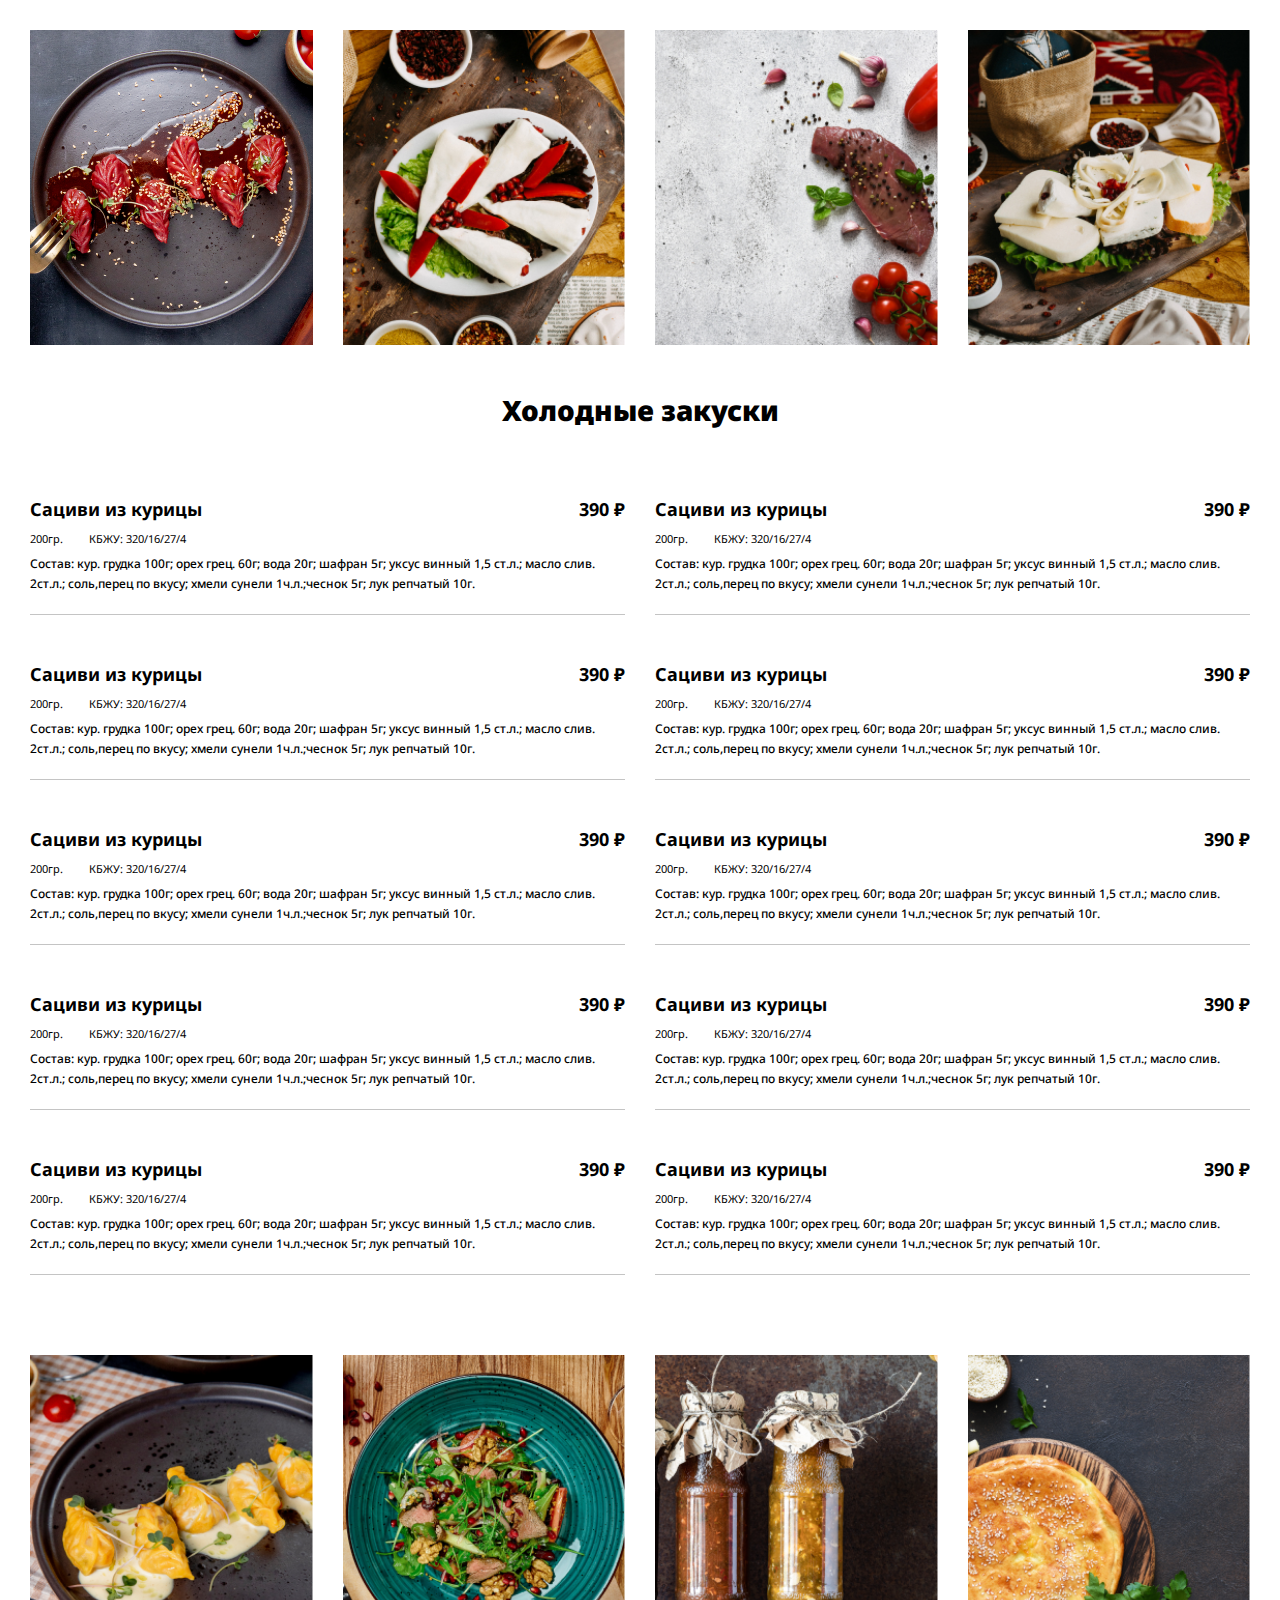
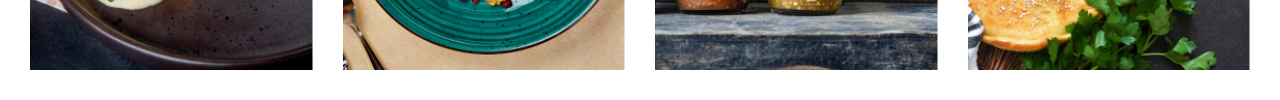
<file: menu.html>
<!DOCTYPE html>
<html lang="en">
<head>
  <meta charset="UTF-8">
  <meta http-equiv="X-UA-Compatible" content="IE=edge">
  <meta name="viewport" content="width=device-width, initial-scale=1.0">
  <link rel="stylesheet" href="css/style.css">
  <title>Menu</title>
</head>
<body>
  <div class="header-menu">
    <div class="container">
      <img src="img/menu-h1.png" alt="menu">
      <img src="img/menu-h2.png" alt="menu">
      <img src="img/menu-h3.png" alt="menu">
      <img src="img/menu-h4.png" alt="menu">
    </div>
  </div>

  <section class="content-menu">
    <div class="container">
      <h1 class="main-title">Холодные закуски</h1>
      <div class="wrapper">
        <div class="block">
          <div class="block__title">
            <h1 class="title">Сациви из курицы</h1>
            <span class="price">390 ₽</span>
          </div>
          <div class="block__description">
            <span>200гр.</span>
            <span>КБЖУ: 320/16/27/4</span>
          </div>
          <div class="block__text">
            <p class="text">
              Состав: кур. грудка 100г; орех грец. 60г; вода 20г; шафран 5г; уксус винный 1,5 ст.л.; масло слив. 
              2ст.л.; соль,перец по вкусу; хмели сунели 1ч.л.;чеснок 5г; лук репчатый 10г.
            </p>
          </div>
        </div>

        <div class="block">
          <div class="block__title">
            <h1 class="title">Сациви из курицы</h1>
            <span class="price">390 ₽</span>
          </div>
          <div class="block__description">
            <span>200гр.</span>
            <span>КБЖУ: 320/16/27/4</span>
          </div>
          <div class="block__text">
            <p class="text">
              Состав: кур. грудка 100г; орех грец. 60г; вода 20г; шафран 5г; уксус винный 1,5 ст.л.; масло слив. 
              2ст.л.; соль,перец по вкусу; хмели сунели 1ч.л.;чеснок 5г; лук репчатый 10г.
            </p>
          </div>
        </div>

        <div class="block">
          <div class="block__title">
            <h1 class="title">Сациви из курицы</h1>
            <span class="price">390 ₽</span>
          </div>
          <div class="block__description">
            <span>200гр.</span>
            <span>КБЖУ: 320/16/27/4</span>
          </div>
          <div class="block__text">
            <p class="text">
              Состав: кур. грудка 100г; орех грец. 60г; вода 20г; шафран 5г; уксус винный 1,5 ст.л.; масло слив. 
              2ст.л.; соль,перец по вкусу; хмели сунели 1ч.л.;чеснок 5г; лук репчатый 10г.
            </p>
          </div>
        </div>

        <div class="block">
          <div class="block__title">
            <h1 class="title">Сациви из курицы</h1>
            <span class="price">390 ₽</span>
          </div>
          <div class="block__description">
            <span>200гр.</span>
            <span>КБЖУ: 320/16/27/4</span>
          </div>
          <div class="block__text">
            <p class="text">
              Состав: кур. грудка 100г; орех грец. 60г; вода 20г; шафран 5г; уксус винный 1,5 ст.л.; масло слив. 
              2ст.л.; соль,перец по вкусу; хмели сунели 1ч.л.;чеснок 5г; лук репчатый 10г.
            </p>
          </div>
        </div>

        <div class="block">
          <div class="block__title">
            <h1 class="title">Сациви из курицы</h1>
            <span class="price">390 ₽</span>
          </div>
          <div class="block__description">
            <span>200гр.</span>
            <span>КБЖУ: 320/16/27/4</span>
          </div>
          <div class="block__text">
            <p class="text">
              Состав: кур. грудка 100г; орех грец. 60г; вода 20г; шафран 5г; уксус винный 1,5 ст.л.; масло слив. 
              2ст.л.; соль,перец по вкусу; хмели сунели 1ч.л.;чеснок 5г; лук репчатый 10г.
            </p>
          </div>
        </div>

        <div class="block">
          <div class="block__title">
            <h1 class="title">Сациви из курицы</h1>
            <span class="price">390 ₽</span>
          </div>
          <div class="block__description">
            <span>200гр.</span>
            <span>КБЖУ: 320/16/27/4</span>
          </div>
          <div class="block__text">
            <p class="text">
              Состав: кур. грудка 100г; орех грец. 60г; вода 20г; шафран 5г; уксус винный 1,5 ст.л.; масло слив. 
              2ст.л.; соль,перец по вкусу; хмели сунели 1ч.л.;чеснок 5г; лук репчатый 10г.
            </p>
          </div>
        </div>

        <div class="block">
          <div class="block__title">
            <h1 class="title">Сациви из курицы</h1>
            <span class="price">390 ₽</span>
          </div>
          <div class="block__description">
            <span>200гр.</span>
            <span>КБЖУ: 320/16/27/4</span>
          </div>
          <div class="block__text">
            <p class="text">
              Состав: кур. грудка 100г; орех грец. 60г; вода 20г; шафран 5г; уксус винный 1,5 ст.л.; масло слив. 
              2ст.л.; соль,перец по вкусу; хмели сунели 1ч.л.;чеснок 5г; лук репчатый 10г.
            </p>
          </div>
        </div>

        <div class="block">
          <div class="block__title">
            <h1 class="title">Сациви из курицы</h1>
            <span class="price">390 ₽</span>
          </div>
          <div class="block__description">
            <span>200гр.</span>
            <span>КБЖУ: 320/16/27/4</span>
          </div>
          <div class="block__text">
            <p class="text">
              Состав: кур. грудка 100г; орех грец. 60г; вода 20г; шафран 5г; уксус винный 1,5 ст.л.; масло слив. 
              2ст.л.; соль,перец по вкусу; хмели сунели 1ч.л.;чеснок 5г; лук репчатый 10г.
            </p>
          </div>
        </div>

        <div class="block">
          <div class="block__title">
            <h1 class="title">Сациви из курицы</h1>
            <span class="price">390 ₽</span>
          </div>
          <div class="block__description">
            <span>200гр.</span>
            <span>КБЖУ: 320/16/27/4</span>
          </div>
          <div class="block__text">
            <p class="text">
              Состав: кур. грудка 100г; орех грец. 60г; вода 20г; шафран 5г; уксус винный 1,5 ст.л.; масло слив. 
              2ст.л.; соль,перец по вкусу; хмели сунели 1ч.л.;чеснок 5г; лук репчатый 10г.
            </p>
          </div>
        </div>

        <div class="block">
          <div class="block__title">
            <h1 class="title">Сациви из курицы</h1>
            <span class="price">390 ₽</span>
          </div>
          <div class="block__description">
            <span>200гр.</span>
            <span>КБЖУ: 320/16/27/4</span>
          </div>
          <div class="block__text">
            <p class="text">
              Состав: кур. грудка 100г; орех грец. 60г; вода 20г; шафран 5г; уксус винный 1,5 ст.л.; масло слив. 
              2ст.л.; соль,перец по вкусу; хмели сунели 1ч.л.;чеснок 5г; лук репчатый 10г.
            </p>
          </div>
        </div>


      </div>
    </div>
  </section>


  <div class="footer-menu">
    <div class="container">
      <img src="img/menu-f1.png" alt="menu">
      <img src="img/menu-f2.png" alt="menu">
      <img src="img/menu-f3.png" alt="menu">
      <img src="img/menu-f4.png" alt="menu">
    </div>
  </div>


</body>
</html>
</file>
<file: css/style.css>
@import url("https://fonts.googleapis.com/css2?family=Noto+Sans:wght@400;700&display=swap");
@import url("https://fonts.googleapis.com/css2?family=Montserrat:wght@400;700&display=swap");
* {
  margin: 0;
  padding: 0;
}

a {
  text-decoration: none;
  color: #ffffff;
}

body {
  font-family: 'Noto Sans', sans-serif;
  font-style: normal;
  color: #FFFFFF;
}

.burger-menu {
  display: none;
  z-index: 12;
}

header {
  position: relative;
  padding-top: 10px;
  width: 100%;
  height: 100vh;
  background-image: url(../img/header-bg.png);
  background-position: center;
  background-repeat: no-repeat;
  background-size: cover;
  background-color: #000000;
}

header .container {
  margin: 0 100px;
}

@media (max-width: 1200px) {
  header .container {
    margin: 0 60px;
  }
}

@media (max-width: 778px) {
  header {
    background-image: url(../img/bg-mobile.png);
  }
  header .container {
    margin: 0 10px;
  }
}

header .header {
  display: -webkit-box;
  display: -ms-flexbox;
  display: flex;
  -webkit-box-pack: justify;
      -ms-flex-pack: justify;
          justify-content: space-between;
  -webkit-box-align: center;
      -ms-flex-align: center;
          align-items: center;
}

header .header nav.nav a.nav__link {
  font-style: normal;
  font-weight: 500;
  font-size: 16px;
  line-height: 22px;
  margin-right: 60px;
}

header .header nav.nav a.nav__link:last-child {
  margin-right: 0;
}

header .header nav.nav a.nav__link:hover {
  color: #B82121;
  -webkit-transition: all 0.4s ease;
  transition: all 0.4s ease;
}

@media (max-width: 1200px) {
  header .header nav.nav a.nav__link {
    margin-right: 10px;
  }
}

@media (max-width: 778px) {
  header .header nav.nav {
    display: none;
  }
  header .header nav.nav {
    position: absolute;
    left: 0;
    top: 0;
    right: 0;
    background: rgba(0, 0, 0, 0.9);
    width: 100%;
    -webkit-transition: all 0.4s ease;
    transition: all 0.4s ease;
    z-index: 5;
    padding: 134px 0;
  }
  header .header nav.nav a.nav__link {
    margin-bottom: 40px;
  }
  header .header nav.nav a.nav__link:last-child {
    margin-bottom: 0;
  }
  header .header nav.nav.open-menu {
    display: -webkit-box;
    display: -ms-flexbox;
    display: flex;
    -webkit-box-orient: vertical;
    -webkit-box-direction: normal;
        -ms-flex-direction: column;
            flex-direction: column;
    -webkit-box-align: center;
        -ms-flex-align: center;
            align-items: center;
  }
  header .header .burger-menu {
    position: relative;
    display: block;
    margin-left: 30px;
    cursor: pointer;
    width: 30px;
    height: 21.5px;
  }
  header .header .burger-menu span, header .header .burger-menu::after, header .header .burger-menu::before {
    border-radius: 5px;
    height: 2.5px;
    width: 100%;
    position: absolute;
    background: #ffffff;
    margin: 0 auto;
  }
  header .header .burger-menu span {
    top: 10px;
  }
  header .header .burger-menu::after, header .header .burger-menu::before {
    content: '';
  }
  header .header .burger-menu::after {
    bottom: 0;
  }
  header .header .burger-menu::before {
    top: 0px;
  }
  header .header .burger-menu.open-menu span {
    opacity: 0;
    -webkit-transition: 0.5s;
    transition: 0.5s;
  }
  header .header .burger-menu.open-menu:before {
    -webkit-transform: rotate(45deg);
            transform: rotate(45deg);
    top: 9px;
    -webkit-transition: 0.4s;
    transition: 0.4s;
    border-radius: 5px;
  }
  header .header .burger-menu.open-menu:after {
    -webkit-transform: rotate(-45deg);
            transform: rotate(-45deg);
    bottom: 10px;
    -webkit-transition: 0.4s;
    transition: 0.4s;
    border-radius: 5px;
  }
}

@media (max-width: 778px) {
  header .header .burger-menu {
    margin-left: 15px;
  }
}

header .header .link {
  display: -webkit-box;
  display: -ms-flexbox;
  display: flex;
  -webkit-box-align: center;
      -ms-flex-align: center;
          align-items: center;
}

header .header .link__phone {
  display: -webkit-box;
  display: -ms-flexbox;
  display: flex;
  -webkit-box-align: center;
      -ms-flex-align: center;
          align-items: center;
  margin-right: 30px;
}

header .header .link__phone:hover {
  color: #B82121;
  -webkit-transition: all 0.4s ease;
  transition: all 0.4s ease;
}

header .header .link__phone:hover .phone {
  fill: #B82121;
  -webkit-transition: all 0.4s ease;
  transition: all 0.4s ease;
}

header .header .link__phone span {
  font-style: normal;
  font-weight: bold;
  font-size: 21px;
  line-height: 24px;
  margin-left: 10px;
}

@media (max-width: 978px) {
  header .header .link__phone span {
    display: none;
  }
}

@media (max-width: 1200px) {
  header .header .link__phone {
    margin-right: 10px;
  }
}

header .header .link__item {
  display: -webkit-box;
  display: -ms-flexbox;
  display: flex;
  -webkit-box-align: center;
      -ms-flex-align: center;
          align-items: center;
  margin-right: 15px;
}

header .header .link__item:last-child {
  margin-right: 0;
}

header .header .link__item .insta:hover path {
  fill: #B82121;
  -webkit-transition: all 0.4s ease;
  transition: all 0.4s ease;
}

header .header .link__item .facebook:hover, header .header .link__item .twitter:hover {
  fill: #B82121;
  -webkit-transition: all 0.4s ease;
  transition: all 0.4s ease;
}

header .block-content {
  margin: 130px 0;
  width: 50%;
}

header .block-content__title {
  font-weight: 900;
  font-size: 55px;
  line-height: 70px;
}

header .block-content__title span {
  color: #B82121;
}

header .block-content__description {
  margin: 25px 0 56px;
  font-weight: normal;
  font-size: 16px;
  line-height: 22px;
  z-index: 12;
}

header .block-content__button {
  background: #B82121;
  border-radius: 5px;
  font-style: normal;
  font-weight: 900;
  font-size: 14px;
  line-height: 19px;
  display: -webkit-box;
  display: -ms-flexbox;
  display: flex;
  -webkit-box-pack: center;
      -ms-flex-pack: center;
          justify-content: center;
  -webkit-box-align: center;
      -ms-flex-align: center;
          align-items: center;
  width: 229px;
  height: 60px;
  z-index: 12;
  -webkit-box-sizing: border-box;
          box-sizing: border-box;
}

header .block-content__button:hover {
  -webkit-transition: all 0.4s ease;
  transition: all 0.4s ease;
  background: rgba(0, 0, 0, 0.5);
  border: 2px solid rgba(255, 255, 255, 0.6);
}

@media (max-width: 1100px) {
  header .block-content {
    width: 100%;
  }
  header .block-content__title {
    font-size: 32px;
    line-height: 40px;
  }
  header .block-content__description {
    font-size: 16px;
    line-height: 22px;
  }
}

@media (max-width: 778px) {
  header .block-content__title {
    text-align: center;
  }
  header .block-content__description {
    text-align: center;
  }
  header .block-content__button {
    margin: 0 auto;
  }
}

@media (max-width: 778px) {
  header {
    background-position: center right;
  }
}

section {
  background-image: url(../img/section-bg.jpg);
  background-position: center;
  background-repeat: no-repeat;
  background-color: #000000;
}

section .container {
  margin: 0 100px;
}

@media (max-width: 1100px) {
  section .container {
    margin: 0 60px;
  }
}

@media (max-width: 778px) {
  section .container {
    margin: 0 10px;
  }
}

section .block1 {
  position: relative;
}

section .block1 .look {
  position: absolute;
  bottom: -240px;
}

section .block1 .bunch1 {
  position: absolute;
  top: 200px;
  left: 63px;
}

@media (max-width: 778px) {
  section .block1 .bunch1, section .block1 .look {
    display: none;
  }
}

section .block1 .bunch2 {
  position: absolute;
  right: 0;
  top: 200px;
  z-index: 1;
}

section .block1 .cherry1 {
  position: absolute;
  top: -80px;
  z-index: 1;
}

@media (max-width: 1200px) {
  section .block1 .cherry1 {
    max-width: 142px;
    height: 142px;
  }
}

section .block1, section .block2 {
  padding: 72px 0;
}

@media (max-width: 778px) {
  section .block1 {
    padding: 72px 0 0;
  }
  section .block2 {
    padding: 0;
  }
}

section .block1 h1.title, section .block2 h1.title {
  font-weight: 900;
  font-size: 48px;
  line-height: 70px;
  text-align: center;
}

section .block1 p.description, section .block2 p.description {
  margin-top: 25px;
  display: block;
  margin: 0 auto;
  width: 60%;
  font-weight: normal;
  font-size: 16px;
  line-height: 22px;
  text-align: center;
}

section .block1 .cards, section .block2 .cards {
  margin: 60px 0;
  display: -webkit-box;
  display: -ms-flexbox;
  display: flex;
  -ms-flex-pack: distribute;
      justify-content: space-around;
  -webkit-box-align: center;
      -ms-flex-align: center;
          align-items: center;
}

section .block1 .cards__item, section .block2 .cards__item {
  width: 287px;
  display: -webkit-box;
  display: -ms-flexbox;
  display: flex;
  -webkit-box-orient: vertical;
  -webkit-box-direction: normal;
      -ms-flex-direction: column;
          flex-direction: column;
  -webkit-box-align: center;
      -ms-flex-align: center;
          align-items: center;
  -webkit-box-pack: center;
      -ms-flex-pack: center;
          justify-content: center;
  margin: 0 30px;
  z-index: 12;
}

section .block1 .cards__item img.image, section .block2 .cards__item img.image {
  width: 100%;
  max-height: 100%;
}

section .block1 .cards__item span, section .block2 .cards__item span {
  display: block;
  text-align: center;
  margin-top: 40px;
}

@media (max-width: 778px) {
  section .block1 p.description, section .block2 p.description {
    width: 90%;
  }
  section .block1 .cards, section .block2 .cards {
    -webkit-box-orient: vertical;
    -webkit-box-direction: normal;
        -ms-flex-direction: column;
            flex-direction: column;
  }
  section .block1 .cards__item span, section .block2 .cards__item span {
    margin-bottom: 30px;
  }
}

section .block1 a.button, section .block2 a.button {
  display: -webkit-box;
  display: -ms-flexbox;
  display: flex;
  -webkit-box-pack: center;
      -ms-flex-pack: center;
          justify-content: center;
  -webkit-box-align: center;
      -ms-flex-align: center;
          align-items: center;
  margin: 0 auto;
  width: 229px;
  height: 60px;
  background: #B82121;
  border-radius: 5px;
  font-style: normal;
  font-weight: 900;
  font-size: 14px;
  line-height: 19px;
  -webkit-box-sizing: border-box;
          box-sizing: border-box;
}

section .block1 a.button:hover, section .block2 a.button:hover {
  -webkit-transition: all 0.4s ease;
  transition: all 0.4s ease;
  background: rgba(0, 0, 0, 0.5);
  border: 2px solid rgba(255, 255, 255, 0.6);
}

@media (max-width: 778px) {
  section .block1 a.button, section .block2 a.button {
    display: none;
  }
}

section .block2 {
  position: relative;
  padding: 72px 0 0 0;
}

section .block2 .container {
  margin: 0 0px;
}

@media (max-width: 778px) {
  section .block2 .container {
    margin: 0 10px;
  }
}

section .block2 .swiper {
  width: 100%;
  height: 100%;
  margin: 62px 0 0 0;
}

section .block2 .swiper .swiper-button-next, section .block2 .swiper .swiper-button-prev {
  background: url(../img/arrow.png) no-repeat center;
}

section .block2 .swiper .swiper-button-next::after, section .block2 .swiper .swiper-button-prev::after {
  display: none;
}

section .block2 .swiper .swiper-button-prev {
  left: 100px;
  -webkit-transform: rotate(180deg);
          transform: rotate(180deg);
}

section .block2 .swiper .swiper-button-next {
  right: 100px;
}

section .block2 .swiper .swiper-slide {
  width: 100%;
  height: 100%;
  text-align: center;
  font-size: 18px;
  display: -webkit-box;
  display: -ms-flexbox;
  display: flex;
  -webkit-box-pack: center;
  -ms-flex-pack: center;
  justify-content: center;
  -webkit-box-align: center;
  -ms-flex-align: center;
  align-items: center;
  position: relative;
  cursor: pointer;
}

section .block2 .swiper .swiper-slide::after {
  content: '';
  position: absolute;
  display: block;
  width: 100%;
  height: 100%;
  left: 0;
  top: 0;
  -webkit-transition: 250ms background-color;
  transition: 250ms background-color;
  background-color: rgba(0, 0, 0, 0.7);
  z-index: 10;
}

section .block2 .swiper .swiper-slide:hover a.button {
  display: -webkit-box;
  display: -ms-flexbox;
  display: flex;
  z-index: 15;
}

section .block2 .swiper .swiper-slide:hover::after {
  background-color: rgba(0, 0, 0, 0);
}

section .block2 .swiper .swiper-slide img {
  display: block;
  width: 100%;
  height: 100%;
  -o-object-fit: cover;
     object-fit: cover;
}

section .block2 .swiper .swiper-slide a.button {
  position: absolute;
  display: none;
  -webkit-box-pack: center;
      -ms-flex-pack: center;
          justify-content: center;
  -webkit-box-align: center;
      -ms-flex-align: center;
          align-items: center;
  margin: 0 auto;
  font-weight: 900;
  font-size: 14px;
  line-height: 19px;
  text-transform: uppercase;
  background: rgba(0, 0, 0, 0.65);
  border: 2px solid rgba(255, 255, 255, 0.6);
  -webkit-box-sizing: border-box;
          box-sizing: border-box;
  border-radius: 5px;
}

section .block2 .swiper .swiper-slide span {
  position: absolute;
  bottom: 20px;
  display: -webkit-box;
  display: -ms-flexbox;
  display: flex;
  margin: 0 auto;
  font-weight: 800;
  font-size: 24px;
  line-height: 26px;
  z-index: 12;
}

section .block2 .menu-list {
  display: none;
  margin-top: 30px;
}

section .block2 .menu-list .menu-item {
  margin-top: 10px;
  position: relative;
  width: 100%;
  height: 100%;
}

section .block2 .menu-list .menu-item__image {
  width: 100%;
  height: 100%;
  -o-object-fit: cover;
     object-fit: cover;
  z-index: 0;
}

section .block2 .menu-list .menu-item__content {
  position: absolute;
  display: -webkit-box;
  display: -ms-flexbox;
  display: flex;
  -webkit-box-pack: center;
      -ms-flex-pack: center;
          justify-content: center;
  -webkit-box-align: center;
      -ms-flex-align: center;
          align-items: center;
  -webkit-box-orient: vertical;
  -webkit-box-direction: normal;
      -ms-flex-direction: column;
          flex-direction: column;
  margin: 0 auto;
  width: 100%;
  left: 0;
  right: 0;
  top: 100px;
}

section .block2 .menu-list .menu-item__title {
  text-align: center;
  font-weight: 800;
  font-size: 24px;
  line-height: 33px;
  width: 100%;
  margin-bottom: 20px;
}

section .block2 .menu-list .menu-item__button {
  font-weight: 900;
  font-size: 14px;
  line-height: 19px;
  text-transform: uppercase;
  background: rgba(0, 0, 0, 0.65);
  border: 2px solid rgba(255, 255, 255, 0.6);
  -webkit-box-sizing: border-box;
          box-sizing: border-box;
  border-radius: 5px;
  width: 229px;
  height: 60px;
}

section .block2 .menu-list .menu-item a {
  display: -webkit-box;
  display: -ms-flexbox;
  display: flex;
  -webkit-box-pack: center;
      -ms-flex-pack: center;
          justify-content: center;
  -webkit-box-align: center;
      -ms-flex-align: center;
          align-items: center;
}

@media (max-width: 778px) {
  section .block2 .swiper {
    display: none;
  }
  section .block2 .menu-list {
    display: -webkit-box;
    display: -ms-flexbox;
    display: flex;
    -webkit-box-orient: vertical;
    -webkit-box-direction: normal;
        -ms-flex-direction: column;
            flex-direction: column;
  }
  section .block2 .swiper .swiper-wrapper {
    -webkit-box-orient: vertical;
    -webkit-box-direction: normal;
        -ms-flex-direction: column;
            flex-direction: column;
    -webkit-box-align: center;
        -ms-flex-align: center;
            align-items: center;
  }
  section .block2 .swiper .swiper-button-next, section .block2 .swiper .swiper-button-prev {
    display: none;
  }
}

.block3 {
  position: relative;
  padding: 160px 0;
  background: #000000;
}

.block3 .bunch3 {
  position: absolute;
  left: 0;
  top: -100px;
}

.block3 .bunch4 {
  position: absolute;
  right: 0;
  bottom: -120px;
  z-index: 0;
}

.block3 .cherry2 {
  position: absolute;
  left: 26px;
  bottom: 154px;
  z-index: 0;
}

.block3 .container {
  margin: 0 110px;
}

@media (max-width: 1100px) {
  .block3 .container {
    margin: 0 60px;
  }
}

@media (max-width: 778px) {
  .block3 .container {
    margin: 0 10px;
  }
  .block3 .bunch4 {
    display: none;
  }
  .block3 .cherry2 {
    display: none;
  }
}

.block3 h1.title {
  font-weight: 900;
  font-size: 48px;
  line-height: 70px;
  text-align: center;
}

.block3 p.description {
  margin-top: 25px;
  display: block;
  margin: 0 auto;
  width: 60%;
  font-weight: normal;
  font-size: 16px;
  line-height: 22px;
  text-align: center;
}

@media (max-width: 778px) {
  .block3 p.description {
    width: 90%;
  }
}

.block3 .content {
  display: -webkit-box;
  display: -ms-flexbox;
  display: flex;
  -webkit-box-align: center;
      -ms-flex-align: center;
          align-items: center;
  margin-top: 60px;
}

.block3 .content .left-block {
  width: 50%;
  margin-right: 80px;
}

.block3 .content .left-block .card {
  display: -webkit-box;
  display: -ms-flexbox;
  display: flex;
  -webkit-box-align: center;
      -ms-flex-align: center;
          align-items: center;
  margin-bottom: 50px;
}

.block3 .content .left-block .card:last-child {
  margin-bottom: 0px;
}

.block3 .content .left-block .card__image {
  width: 120px;
  max-height: 120px;
  margin-right: 30px;
}

.block3 .content .left-block .card__text {
  font-weight: bold;
  font-size: 18px;
  line-height: 25px;
}

.block3 .content .right-block {
  width: 50%;
}

.block3 .content .right-block img {
  width: 100%;
  max-height: 100%;
  z-index: 12;
}

@media (max-width: 778px) {
  .block3 .content {
    -webkit-box-orient: vertical;
    -webkit-box-direction: normal;
        -ms-flex-direction: column;
            flex-direction: column;
  }
  .block3 .content .left-block {
    width: 100%;
    margin-right: 0;
  }
  .block3 .content .left-block .card {
    -webkit-box-orient: vertical;
    -webkit-box-direction: normal;
        -ms-flex-direction: column;
            flex-direction: column;
    text-align: center;
  }
  .block3 .content .left-block .card__image {
    margin-right: 0;
  }
  .block3 .content .left-block .card__text {
    margin-top: 30px;
  }
  .block3 .content .right-block {
    width: 100%;
    margin: 60px 0;
  }
}

@media (max-width: 778px) {
  .block3 {
    padding-bottom: 0;
  }
}

.block4 {
  background: #000000;
}

.block4 .wrapper {
  display: -ms-grid;
  display: grid;
  -ms-grid-columns: (1fr)[4];
      grid-template-columns: repeat(4, 1fr);
  gap: 2px;
}

.block4 .wrapper img {
  width: 100%;
  z-index: 12;
}

.block4 .container {
  margin: 0 0px;
}

@media (max-width: 778px) {
  .block4 .container {
    margin: 0 10px;
  }
}

.block4 .swiper {
  padding-bottom: 0px;
  position: relative;
  overflow: hidden;
  width: 100%;
  height: 100%;
}

@media (max-width: 778px) {
  .block4 .swiper {
    padding-bottom: 60px;
  }
}

.block4 .swiper .swiper-wrapper {
  display: -ms-grid;
  display: grid;
  -ms-grid-columns: 1fr 1fr 1fr 1fr;
      grid-template-columns: 1fr 1fr 1fr 1fr;
}

@media (max-width: 778px) {
  .block4 .swiper .swiper-wrapper {
    display: -webkit-box;
    display: -ms-flexbox;
    display: flex;
  }
}

.block4 .swiper .swiper-slide {
  width: 100%;
  text-align: center;
  display: -webkit-box;
  display: -ms-flexbox;
  display: flex;
  -webkit-box-pack: center;
  -ms-flex-pack: center;
  -webkit-box-align: center;
  -ms-flex-align: center;
  align-items: center;
}

.block4 .swiper .swiper-slide img {
  width: 100%;
  -o-object-fit: cover;
     object-fit: cover;
}

.block4 .swiper .swiper-pagination-bullet {
  margin: 0 5px;
  background: #C4C4C4;
  opacity: 1;
}

.block4 .swiper .swiper-pagination-bullet-active {
  background: #B82121;
}

@media (max-width: 778px) {
  .block4 .wrapper {
    display: none;
  }
  .block4 .swiper-mob {
    display: block;
  }
}

footer {
  background: #000000;
}

footer .container {
  margin: 0 110px;
}

@media (max-width: 1200px) {
  footer .container {
    margin: 0 60px;
  }
}

@media (max-width: 900px) {
  footer .container {
    margin: 0 10px;
  }
}

footer .top-footer {
  padding: 37px 0;
  display: -webkit-box;
  display: -ms-flexbox;
  display: flex;
  -webkit-box-pack: justify;
      -ms-flex-pack: justify;
          justify-content: space-between;
  -webkit-box-align: center;
      -ms-flex-align: center;
          align-items: center;
}

footer .top-footer__logo {
  display: -webkit-box;
  display: -ms-flexbox;
  display: flex;
  position: relative;
  border-right: 1px solid #393939;
  width: 17%;
}

@media (max-width: 778px) {
  footer .top-footer__logo {
    -webkit-box-pack: center;
        -ms-flex-pack: center;
            justify-content: center;
    width: 100%;
  }
}

footer .top-footer__links {
  font-family: 'Montserrat', sans-serif;
  font-style: normal;
  font-weight: bold;
  font-size: 19px;
  line-height: 23px;
  color: #FFFFFF;
  display: -webkit-box;
  display: -ms-flexbox;
  display: flex;
  -webkit-box-align: center;
      -ms-flex-align: center;
          align-items: center;
  -ms-flex-wrap: wrap;
      flex-wrap: wrap;
  position: relative;
  border-right: 1px solid #393939;
  width: 27%;
  height: 71px;
}

footer .top-footer__links a:first-child:hover {
  color: #B82121;
  -webkit-transition: all 0.4s ease;
  transition: all 0.4s ease;
}

@media (max-width: 778px) {
  footer .top-footer__links {
    -webkit-box-pack: center;
        -ms-flex-pack: center;
            justify-content: center;
    width: 100%;
  }
}

footer .top-footer__links a {
  margin-right: 10px;
}

footer .top-footer__links a:first-child {
  margin-right: 5px;
}

footer .top-footer__links a:last-child {
  margin-right: 0px;
}

footer .top-footer__address {
  position: relative;
  border-right: 1px solid #393939;
  display: -webkit-box;
  display: -ms-flexbox;
  display: flex;
  -webkit-box-align: center;
      -ms-flex-align: center;
          align-items: center;
  width: 30%;
  height: 71px;
}

footer .top-footer__address, footer .top-footer__email {
  font-weight: normal;
  font-size: 14px;
  line-height: 17px;
  color: #FFFFFF;
}

footer .bottom-footer {
  padding-bottom: 33px;
  display: -webkit-box;
  display: -ms-flexbox;
  display: flex;
  -webkit-box-pack: justify;
      -ms-flex-pack: justify;
          justify-content: space-between;
  -webkit-box-align: center;
      -ms-flex-align: center;
          align-items: center;
  font-family: 'Montserrat', sans-serif;
  font-style: normal;
  font-weight: normal;
  font-size: 12px;
  line-height: 15px;
  color: #E0E0E0;
}

footer .bottom-footer__left {
  display: -webkit-box;
  display: -ms-flexbox;
  display: flex;
}

footer .bottom-footer__left p {
  margin-right: 30px;
}

footer .bottom-footer__left p:last-child {
  margin-right: 0px;
}

@media (max-width: 778px) {
  footer .top-footer {
    -webkit-box-orient: vertical;
    -webkit-box-direction: normal;
        -ms-flex-direction: column;
            flex-direction: column;
  }
  footer .top-footer__logo {
    padding: 0;
    border-right: none;
  }
  footer .top-footer__links {
    margin: 40px 0 30px;
    -webkit-box-flex: 2;
        -ms-flex: 2;
            flex: 2;
    text-align: center;
    padding: 0;
    border-right: none;
  }
  footer .top-footer__address {
    display: -webkit-box;
    display: -ms-flexbox;
    display: flex;
    -webkit-box-pack: center;
        -ms-flex-pack: center;
            justify-content: center;
    text-align: center;
    width: 60%;
    -webkit-box-flex: 4;
        -ms-flex: 4;
            flex: 4;
    margin-bottom: 30px;
    padding: 0;
    border-right: none;
  }
  footer .top-footer__email {
    -webkit-box-flex: 3;
        -ms-flex: 3;
            flex: 3;
  }
  footer .bottom-footer {
    -webkit-box-orient: vertical;
    -webkit-box-direction: normal;
        -ms-flex-direction: column;
            flex-direction: column;
  }
  footer .bottom-footer p {
    margin: 10px 0;
    text-align: center;
  }
  footer .bottom-footer__left {
    -webkit-box-orient: vertical;
    -webkit-box-direction: normal;
        -ms-flex-direction: column;
            flex-direction: column;
  }
}

.header-menu .container {
  margin: 30px;
  display: -ms-grid;
  display: grid;
  -ms-grid-columns: 1fr 1fr 1fr 1fr;
      grid-template-columns: 1fr 1fr 1fr 1fr;
  gap: 30px;
}

.header-menu .container img {
  width: 100%;
  max-height: 100%;
}

@media (max-width: 778px) {
  .header-menu .container {
    -ms-grid-columns: 2fr 2fr;
        grid-template-columns: 2fr 2fr;
  }
}

section.content-menu {
  background: #ffffff;
  color: #000000;
}

section.content-menu .container {
  margin: 0 30px;
}

section.content-menu .main-title {
  font-weight: 900;
  font-size: 28px;
  line-height: 70px;
  text-align: center;
  color: #000000;
  margin-bottom: 35px;
}

section.content-menu .wrapper {
  display: -ms-grid;
  display: grid;
  -ms-grid-columns: (1fr)[2];
      grid-template-columns: repeat(2, 1fr);
  gap: 30px;
  padding-bottom: 50px;
}

section.content-menu .wrapper .block {
  margin-top: 19px;
  border-bottom: 1px solid #C4C4C4;
}

section.content-menu .wrapper .block__title {
  display: -webkit-box;
  display: -ms-flexbox;
  display: flex;
  -webkit-box-pack: justify;
      -ms-flex-pack: justify;
          justify-content: space-between;
  -webkit-box-align: center;
      -ms-flex-align: center;
          align-items: center;
  margin-bottom: 10px;
}

section.content-menu .wrapper .block__title .title {
  font-weight: 700;
  font-size: 18px;
  line-height: 20px;
}

section.content-menu .wrapper .block__title .price {
  font-weight: 700;
  font-size: 18px;
  line-height: 20px;
}

section.content-menu .wrapper .block__description {
  display: -webkit-box;
  display: -ms-flexbox;
  display: flex;
  margin-bottom: 5px;
}

section.content-menu .wrapper .block__description span {
  margin-right: 26px;
  font-weight: normal;
  font-size: 11px;
  line-height: 20px;
}

section.content-menu .wrapper .block__text {
  font-weight: 500;
  font-size: 12px;
  line-height: 20px;
  margin-bottom: 20px;
}

@media (max-width: 778px) {
  section.content-menu .wrapper {
    -ms-grid-columns: 1fr;
        grid-template-columns: 1fr;
  }
}

.footer-menu .container {
  margin: 30px;
  display: -ms-grid;
  display: grid;
  -ms-grid-columns: 1fr 1fr 1fr 1fr;
      grid-template-columns: 1fr 1fr 1fr 1fr;
  gap: 30px;
}

.footer-menu .container img {
  width: 100%;
  max-height: 100%;
}

@media (max-width: 778px) {
  .footer-menu .container {
    -ms-grid-columns: 2fr 2fr;
        grid-template-columns: 2fr 2fr;
  }
}
/*# sourceMappingURL=style.css.map */
</file>
